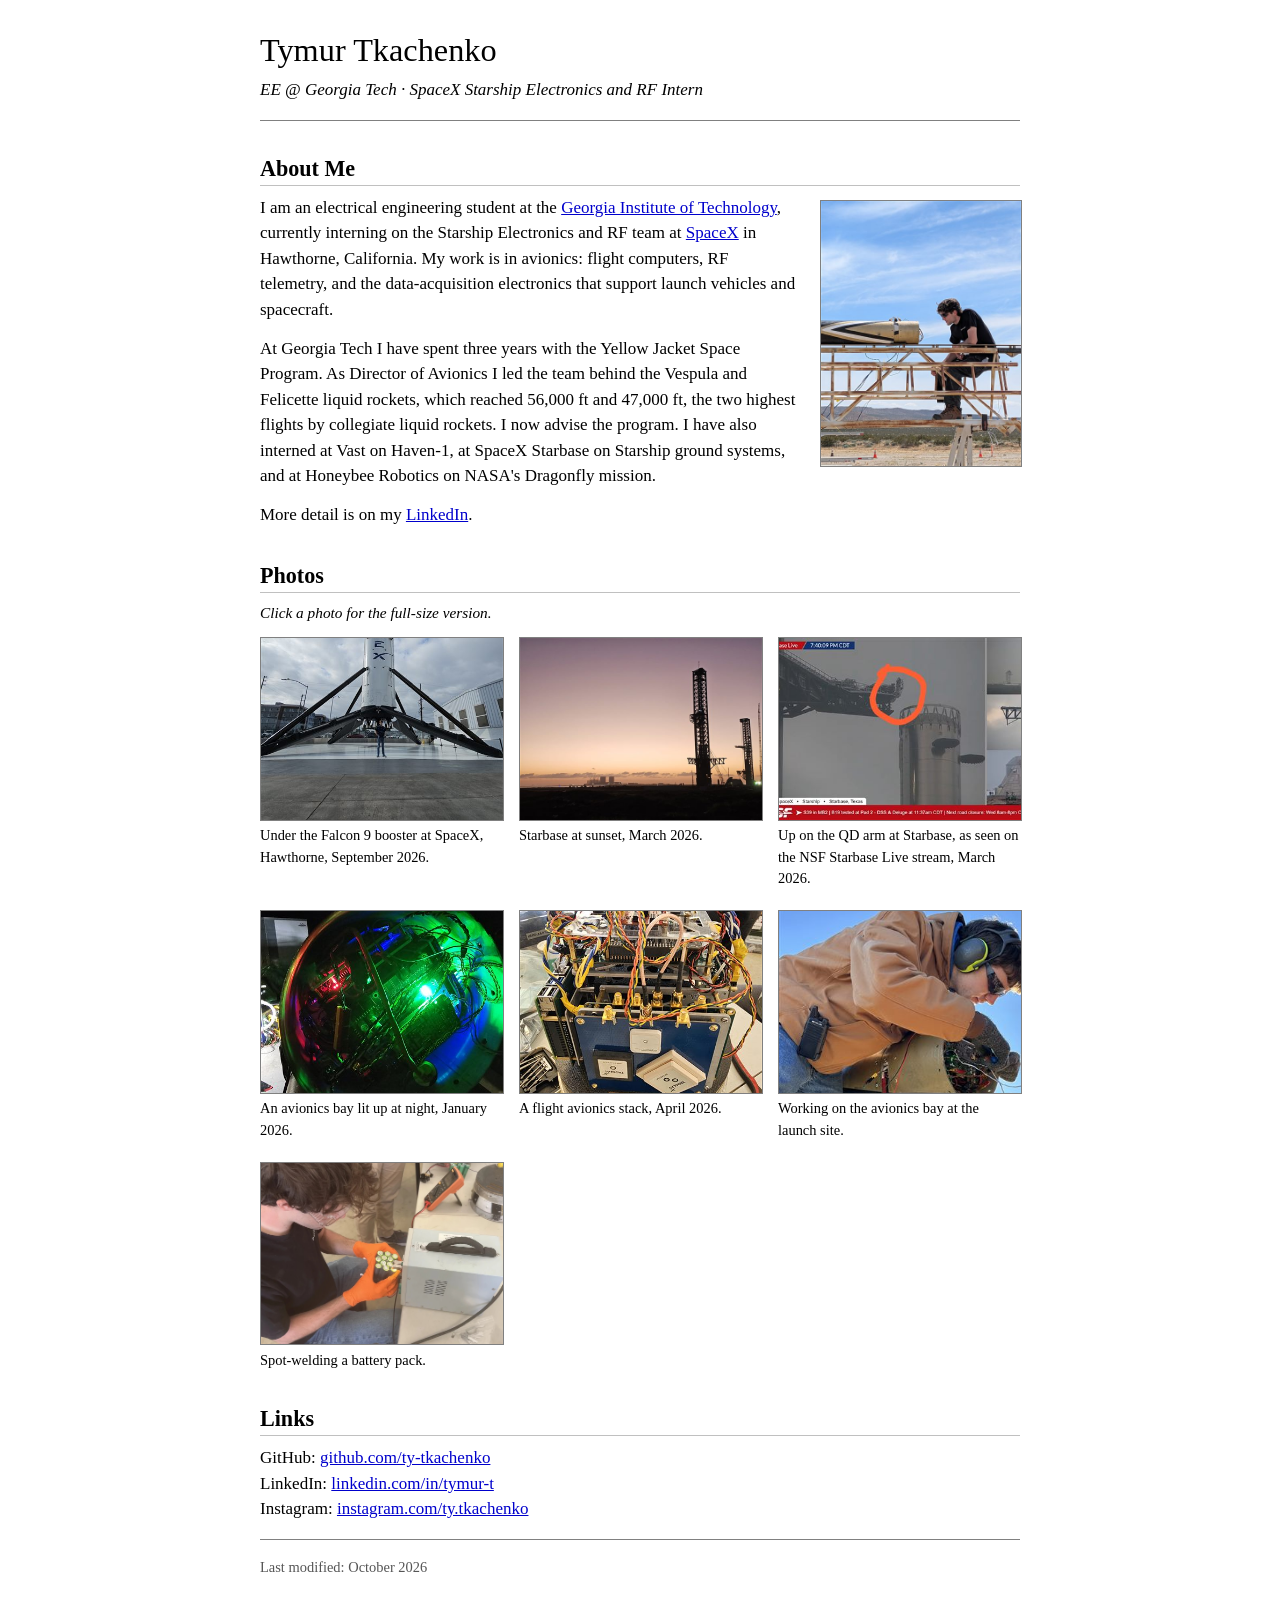
<file: index.html>
<!DOCTYPE html>
<html lang="en">
<head>
  <meta charset="UTF-8">
  <meta name="viewport" content="width=device-width, initial-scale=1.0">
  <meta name="description" content="Personal homepage of Tymur Tkachenko">
  <title>Tymur Tkachenko</title>
  <link rel="stylesheet" href="css/style.css">
</head>
<body>
<div class="page">

  <div class="header">
    <h1>Tymur Tkachenko</h1>
    <p class="subtitle">EE @ Georgia Tech &middot; SpaceX Starship Electronics and RF Intern</p>
  </div>

  <hr>

  <h2>About Me</h2>
  <a href="images/launch-rail.jpg" class="portrait">
    <img src="images/launch-rail-small.jpg" width="452" height="600"
         alt="Tymur on a launch rail next to a rocket's nose section">
  </a>
  <p>
    I am an electrical engineering student at the
    <a href="https://www.gatech.edu/">Georgia Institute of Technology</a>,
    currently interning on the Starship Electronics and RF team at
    <a href="https://www.spacex.com/">SpaceX</a> in Hawthorne, California.
    My work is in avionics: flight computers, RF telemetry, and the
    data-acquisition electronics that support launch vehicles and spacecraft.
  </p>
  <p>
    At Georgia Tech I have spent three years with the Yellow Jacket Space
    Program. As Director of Avionics I led the team behind the Vespula and
    Felicette liquid rockets, which reached 56,000 ft and 47,000 ft, the two
    highest flights by collegiate liquid rockets. I now advise the program.
    I have also interned at Vast on Haven-1, at SpaceX Starbase on Starship
    ground systems, and at Honeybee Robotics on NASA's Dragonfly mission.
  </p>
  <p>
    More detail is on my <a href="https://www.linkedin.com/in/tymur-t/">LinkedIn</a>.
  </p>

  <h2>Photos</h2>
  <p class="note">Click a photo for the full-size version.</p>

  <!-- Copy a <figure> block to add another photo -->
  <div class="gallery">
    <figure>
      <a href="images/falcon9-hawthorne.jpg"><img src="images/falcon9-hawthorne-small.jpg" style="object-position: 50% 75%" width="450" height="600" alt="Tymur standing beneath a Falcon 9 booster"></a>
      <figcaption>Under the Falcon 9 booster at SpaceX, Hawthorne, September 2026.</figcaption>
    </figure>
    <figure>
      <a href="images/starbase-sunset.jpg"><img src="images/starbase-sunset-small.jpg" width="600" height="450" alt="Starship launch towers silhouetted at sunset"></a>
      <figcaption>Starbase at sunset, March 2026.</figcaption>
    </figure>
    <figure>
      <a href="images/starbase-chopsticks.jpg"><img src="images/starbase-chopsticks-small.jpg" style="object-position: 35% 50%" width="600" height="280" alt="Livestream frame with Tymur circled on the tower's QD arm"></a>
      <figcaption>Up on the QD arm at Starbase, as seen on the NSF Starbase Live stream, March 2026.</figcaption>
    </figure>
    <figure>
      <a href="images/avionics-night.jpg"><img src="images/avionics-night-small.jpg" width="450" height="600" alt="Rocket avionics bay glowing green at night"></a>
      <figcaption>An avionics bay lit up at night, January 2026.</figcaption>
    </figure>
    <figure>
      <a href="images/avionics-stack.jpg"><img src="images/avionics-stack-small.jpg" width="450" height="600" alt="Stack of avionics boards with GPS antennas and wiring"></a>
      <figcaption>A flight avionics stack, April 2026.</figcaption>
    </figure>
    <figure>
      <a href="images/launch-site.jpg"><img src="images/launch-site-small.jpg" style="object-position: 50% 35%" width="324" height="600" alt="Tymur working on an avionics bay on the launch rail"></a>
      <figcaption>Working on the avionics bay at the launch site.</figcaption>
    </figure>
    <figure>
      <a href="images/battery-packs.jpg"><img src="images/battery-packs.jpg" style="object-position: 50% 35%" width="1084" height="1457" alt="Tymur spot-welding a battery pack at a workbench"></a>
      <figcaption>Spot-welding a battery pack.</figcaption>
    </figure>
  </div>

  <h2>Links</h2>
  <ul class="contact">
    <li>GitHub: <a href="https://github.com/ty-tkachenko">github.com/ty-tkachenko</a></li>
    <li>LinkedIn: <a href="https://www.linkedin.com/in/tymur-t/">linkedin.com/in/tymur-t</a></li>
    <li>Instagram: <a href="https://www.instagram.com/ty.tkachenko/">instagram.com/ty.tkachenko</a></li>
  </ul>

  <hr>

  <p class="footer">Last modified: October 2026</p>

</div>
</body>
</html>
</file>
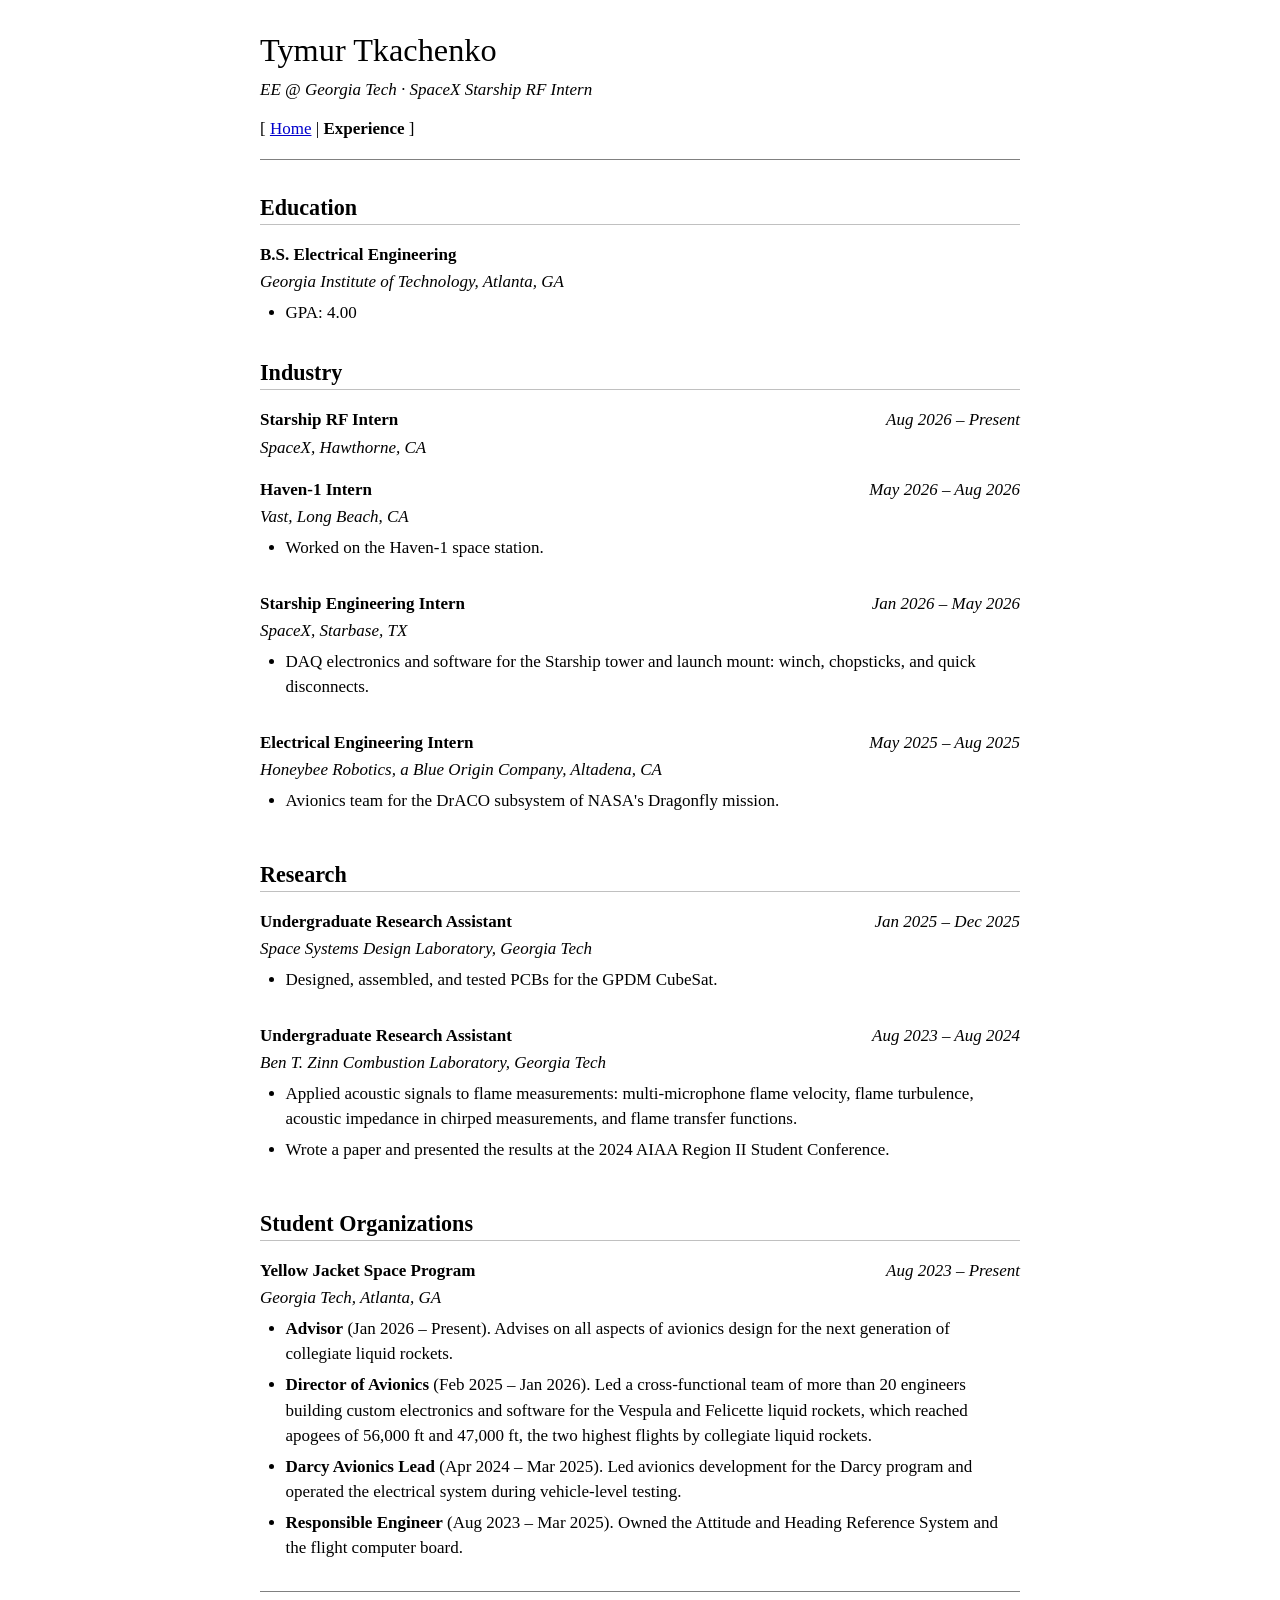
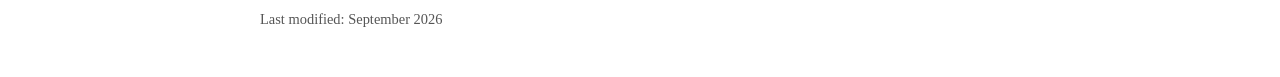
<file: experience.html>
<!DOCTYPE html>
<html lang="en">
<head>
  <meta charset="UTF-8">
  <meta name="viewport" content="width=device-width, initial-scale=1.0">
  <meta name="description" content="Experience of Tymur Tkachenko">
  <title>Experience - Tymur Tkachenko</title>
  <link rel="stylesheet" href="css/style.css">
</head>
<body>
<div class="page">

  <div class="header">
    <h1>Tymur Tkachenko</h1>
    <p class="subtitle">EE @ Georgia Tech &middot; SpaceX Starship RF Intern</p>
    <p class="nav">
      [ <a href="index.html">Home</a> |
      <span class="current">Experience</span> ]
    </p>
  </div>

  <hr>

  <h2>Education</h2>

  <div class="entry">
    <h3>B.S. Electrical Engineering</h3>
    <p class="where">Georgia Institute of Technology, Atlanta, GA</p>
    <ul>
      <li>GPA: 4.00</li>
    </ul>
  </div>

  <h2>Industry</h2>

  <!-- Copy an "entry" block to add another position -->
  <div class="entry">
    <span class="when">Aug 2026 &ndash; Present</span>
    <h3>Starship RF Intern</h3>
    <p class="where">SpaceX, Hawthorne, CA</p>
  </div>

  <div class="entry">
    <span class="when">May 2026 &ndash; Aug 2026</span>
    <h3>Haven-1 Intern</h3>
    <p class="where">Vast, Long Beach, CA</p>
    <ul>
      <li>Worked on the Haven-1 space station.</li>
    </ul>
  </div>

  <div class="entry">
    <span class="when">Jan 2026 &ndash; May 2026</span>
    <h3>Starship Engineering Intern</h3>
    <p class="where">SpaceX, Starbase, TX</p>
    <ul>
      <li>DAQ electronics and software for the Starship tower and launch
        mount: winch, chopsticks, and quick disconnects.</li>
    </ul>
  </div>

  <div class="entry">
    <span class="when">May 2025 &ndash; Aug 2025</span>
    <h3>Electrical Engineering Intern</h3>
    <p class="where">Honeybee Robotics, a Blue Origin Company, Altadena, CA</p>
    <ul>
      <li>Avionics team for the DrACO subsystem of NASA's Dragonfly mission.</li>
    </ul>
  </div>

  <h2>Research</h2>

  <div class="entry">
    <span class="when">Jan 2025 &ndash; Dec 2025</span>
    <h3>Undergraduate Research Assistant</h3>
    <p class="where">Space Systems Design Laboratory, Georgia Tech</p>
    <ul>
      <li>Designed, assembled, and tested PCBs for the GPDM CubeSat.</li>
    </ul>
  </div>

  <div class="entry">
    <span class="when">Aug 2023 &ndash; Aug 2024</span>
    <h3>Undergraduate Research Assistant</h3>
    <p class="where">Ben T. Zinn Combustion Laboratory, Georgia Tech</p>
    <ul>
      <li>Applied acoustic signals to flame measurements: multi-microphone
        flame velocity, flame turbulence, acoustic impedance in chirped
        measurements, and flame transfer functions.</li>
      <li>Wrote a paper and presented the results at the 2024 AIAA Region II
        Student Conference.</li>
    </ul>
  </div>

  <h2>Student Organizations</h2>

  <div class="entry">
    <span class="when">Aug 2023 &ndash; Present</span>
    <h3>Yellow Jacket Space Program</h3>
    <p class="where">Georgia Tech, Atlanta, GA</p>
    <ul>
      <li><b>Advisor</b> (Jan 2026 &ndash; Present).
        Advises on all aspects of avionics design for the next generation of
        collegiate liquid rockets.</li>
      <li><b>Director of Avionics</b> (Feb 2025 &ndash; Jan 2026).
        Led a cross-functional team of more than 20 engineers building custom
        electronics and software for the Vespula and Felicette liquid rockets,
        which reached apogees of 56,000 ft and 47,000 ft, the two highest
        flights by collegiate liquid rockets.</li>
      <li><b>Darcy Avionics Lead</b> (Apr 2024 &ndash; Mar 2025).
        Led avionics development for the Darcy program and operated the
        electrical system during vehicle-level testing.</li>
      <li><b>Responsible Engineer</b> (Aug 2023 &ndash; Mar 2025).
        Owned the Attitude and Heading Reference System and the flight
        computer board.</li>
    </ul>
  </div>

  <hr>

  <p class="footer">Last modified: September 2026</p>

</div>
</body>
</html>
</file>
<file: css/style.css>
/*
 * A deliberately plain, old-fashioned stylesheet.
 * No web fonts, no JavaScript, no frameworks.
 */

body {
  margin: 0;
  padding: 1.5em 16px 2em;
  background: #ffffff;
  color: #000000;
  font-family: Georgia, "Times New Roman", Times, serif;
  font-size: 17px;
  line-height: 1.5;
}

.page {
  max-width: 760px;
  margin: 0 auto;
}

/* ---------- Links: classic blue / purple ---------- */
a:link {
  color: #0000cc;
}

a:visited {
  color: #551a8b;
}

a:hover {
  color: #cc0000;
}

/* ---------- Header ---------- */
.header h1 {
  font-size: 1.9em;
  font-weight: normal;
  margin: 0;
}

.header .subtitle {
  margin: 0.2em 0 0;
  font-style: italic;
}

.nav {
  margin: 0.8em 0 0;
}

.nav .current {
  font-weight: bold;
}

hr {
  border: 0;
  border-top: 1px solid #808080;
  margin: 1em 0;
}

/* ---------- Content ---------- */
h2 {
  font-size: 1.3em;
  font-weight: bold;
  margin: 1.4em 0 0.4em;
  border-bottom: 1px solid #c0c0c0;
}

h3 {
  font-size: 1em;
  font-weight: bold;
  margin: 1em 0 0.1em;
}

p {
  margin: 0 0 0.8em;
}

ul {
  margin: 0.3em 0 0.8em;
  padding-left: 1.5em;
}

li {
  margin-bottom: 0.3em;
}

.contact {
  margin: 0;
  padding: 0;
  list-style: none;
}

.contact li {
  margin: 0;
}

.note {
  font-size: 0.9em;
  font-style: italic;
}

/* ---------- Photos ---------- */
img {
  max-width: 100%;
  height: auto;
}

.portrait {
  float: right;
  width: 200px;
  margin: 0.3em 0 0.8em 1.2em;
}

.portrait img {
  display: block;
  border: 1px solid #808080;
}

.gallery {
  display: grid;
  grid-template-columns: repeat(3, 1fr);
  gap: 1.2em 1em;
  clear: both;
}

.gallery figure {
  margin: 0;
}

.gallery img {
  display: block;
  width: 100%;
  aspect-ratio: 4 / 3;
  object-fit: cover;
  border: 1px solid #808080;
}

.gallery figcaption {
  font-size: 0.85em;
  margin-top: 0.3em;
}

/* An entry line: title on the left, dates on the right */
.entry {
  margin-top: 1em;
}

.entry .when {
  float: right;
  font-style: italic;
  margin-left: 1em;
}

.entry .where {
  font-style: italic;
  margin: 0;
}

.entry::after {
  content: "";
  display: block;
  clear: both;
}

/* ---------- Footer ---------- */
.footer {
  font-size: 0.85em;
  color: #555555;
}

/* ---------- Small screens ---------- */
@media (max-width: 500px) {
  body {
    font-size: 16px;
  }

  .portrait {
    width: 130px;
  }

  .gallery {
    grid-template-columns: repeat(2, 1fr);
  }

  .entry .when {
    float: none;
    display: block;
    margin-left: 0;
  }
}
</file>
